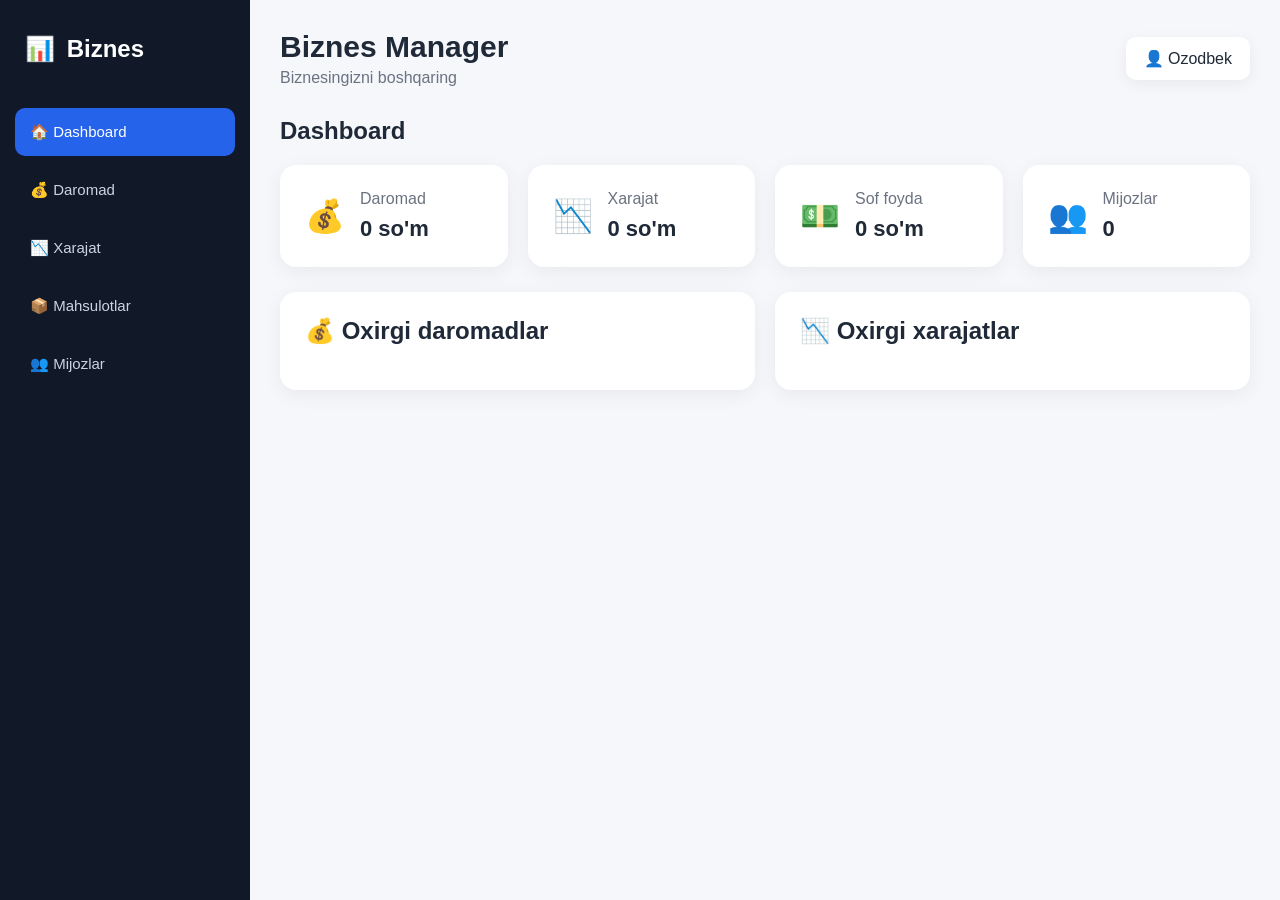
<file: index.html>
<!DOCTYPE html>
<html lang="uz">

<head>
    <meta charset="UTF-8">
    <meta name="viewport" content="width=device-width, initial-scale=1.0">

    <title>Biznes Manager</title>

    <link rel="stylesheet" href="biznes.css">
</head>

<body>

    <!-- SIDEBAR -->

    <aside class="sidebar">

        <div class="logo">
            📊 <span>Biznes</span>
        </div>

        <nav>

            <button class="menu-btn active" onclick="showPage('dashboard', this)">
                🏠 Dashboard
            </button>

            <button class="menu-btn" onclick="showPage('incomePage', this)">
                💰 Daromad
            </button>

            <button class="menu-btn" onclick="showPage('expensePage', this)">
                📉 Xarajat
            </button>

            <button class="menu-btn" onclick="showPage('productPage', this)">
                📦 Mahsulotlar
            </button>

            <button class="menu-btn" onclick="showPage('clientPage', this)">
                👥 Mijozlar
            </button>

        </nav>

    </aside>


    <!-- MAIN -->

    <main class="main">

        <!-- TOP -->

        <header class="topbar">

            <div>
                <h1>Biznes Manager</h1>
                <p>Biznesingizni boshqaring</p>
            </div>

            <div class="user">
                👤 Ozodbek
            </div>

        </header>


        <!-- DASHBOARD -->

        <section id="dashboard" class="page active-page">

            <h2>Dashboard</h2>

            <div class="cards">

                <div class="card income-card">
                    <span>💰</span>
                    <div>
                        <p>Daromad</p>
                        <h3 id="income">0 so'm</h3>
                    </div>
                </div>


                <div class="card expense-card">
                    <span>📉</span>
                    <div>
                        <p>Xarajat</p>
                        <h3 id="expense">0 so'm</h3>
                    </div>
                </div>


                <div class="card profit-card">
                    <span>💵</span>
                    <div>
                        <p>Sof foyda</p>
                        <h3 id="profit">0 so'm</h3>
                    </div>
                </div>


                <div class="card">
                    <span>👥</span>
                    <div>
                        <p>Mijozlar</p>
                        <h3 id="clientCount">0</h3>
                    </div>
                </div>

            </div>


            <div class="dashboard-grid">

                <div class="box">

                    <h2>💰 Oxirgi daromadlar</h2>

                    <ul id="dashboardIncomeList"></ul>

                </div>


                <div class="box">

                    <h2>📉 Oxirgi xarajatlar</h2>

                    <ul id="dashboardExpenseList"></ul>

                </div>

            </div>

        </section>


        <!-- DAROMAD -->

        <section id="incomePage" class="page">

            <h2>💰 Daromadlar</h2>

            <div class="box">

                <input
                    type="text"
                    id="incomeName"
                    placeholder="Daromad nomi"
                >

                <input
                    type="number"
                    id="incomeAmount"
                    placeholder="Summa"
                >

                <button onclick="addIncome()">
                    + Daromad qo'shish
                </button>

            </div>


            <div class="box">

                <h2>Daromadlar ro'yxati</h2>

                <ul id="incomeList"></ul>

            </div>

        </section>


        <!-- XARAJAT -->

        <section id="expensePage" class="page">

            <h2>📉 Xarajatlar</h2>

            <div class="box">

                <input
                    type="text"
                    id="expenseName"
                    placeholder="Xarajat nomi"
                >

                <input
                    type="number"
                    id="expenseAmount"
                    placeholder="Summa"
                >

                <button onclick="addExpense()">
                    + Xarajat qo'shish
                </button>

            </div>


            <div class="box">

                <h2>Xarajatlar ro'yxati</h2>

                <ul id="expenseList"></ul>

            </div>

        </section>


        <!-- MAHSULOT -->

        <section id="productPage" class="page">

            <h2>📦 Mahsulotlar</h2>

            <div class="box">

                <input
                    type="text"
                    id="productName"
                    placeholder="Mahsulot nomi"
                >

                <input
                    type="number"
                    id="productPrice"
                    placeholder="Narxi"
                >

                <input
                    type="number"
                    id="productCount"
                    placeholder="Soni"
                >

                <button onclick="addProduct()">
                    + Mahsulot qo'shish
                </button>

            </div>


            <div class="box">

                <h2>Mahsulotlar ro'yxati</h2>

                <ul id="productList"></ul>

            </div>

        </section>


        <!-- MIJOZ -->

        <section id="clientPage" class="page">

            <h2>👥 Mijozlar</h2>

            <div class="box">

                <input
                    type="text"
                    id="clientName"
                    placeholder="Mijoz ismi"
                >

                <input
                    type="text"
                    id="clientPhone"
                    placeholder="Telefon raqami"
                >

                <button onclick="addClient()">
                    + Mijoz qo'shish
                </button>

            </div>


            <div class="box">

                <h2>Mijozlar ro'yxati</h2>

                <ul id="clientList"></ul>

            </div>

        </section>

    </main>


    <script src="script.js"></script>

</body>
</html>
</file>
<file: biznes.css>
* {
    margin: 0;
    padding: 0;
    box-sizing: border-box;
}

body {
    font-family: Arial, sans-serif;
    background: #f5f7fb;
    color: #1f2937;
}


/* SIDEBAR */

.sidebar {
    position: fixed;
    left: 0;
    top: 0;

    width: 250px;
    height: 100vh;

    background: #111827;
    color: white;

    padding: 25px 15px;
}

.logo {
    font-size: 24px;
    font-weight: bold;

    padding: 10px;
    margin-bottom: 35px;
}

.logo span {
    margin-left: 5px;
}


nav {
    display: flex;
    flex-direction: column;
    gap: 10px;
}


.menu-btn {
    border: none;
    background: transparent;

    color: #cbd5e1;

    padding: 15px;
    border-radius: 10px;

    text-align: left;

    font-size: 15px;

    cursor: pointer;
}


.menu-btn:hover,
.menu-btn.active {
    background: #2563eb;
    color: white;
}


/* MAIN */

.main {
    margin-left: 250px;
    padding: 30px;
}


/* TOPBAR */

.topbar {
    display: flex;
    justify-content: space-between;
    align-items: center;

    margin-bottom: 30px;
}

.topbar h1 {
    font-size: 30px;
}

.topbar p {
    color: #6b7280;
    margin-top: 5px;
}

.user {
    background: white;
    padding: 12px 18px;

    border-radius: 10px;

    box-shadow: 0 4px 15px rgba(0,0,0,.06);
}


/* PAGE */

.page {
    display: none;
}

.active-page {
    display: block;
}

.page > h2 {
    margin-bottom: 20px;
}


/* CARDS */

.cards {
    display: grid;

    grid-template-columns:
        repeat(4, 1fr);

    gap: 20px;

    margin-bottom: 25px;
}


.card {
    background: white;

    padding: 25px;

    border-radius: 16px;

    display: flex;
    align-items: center;

    gap: 15px;

    box-shadow:
        0 5px 20px rgba(0,0,0,.06);
}

.card > span {
    font-size: 32px;
}

.card p {
    color: #6b7280;
    margin-bottom: 8px;
}

.card h3 {
    font-size: 22px;
}


/* DASHBOARD GRID */

.dashboard-grid {
    display: grid;

    grid-template-columns: 1fr 1fr;

    gap: 20px;
}


/* BOX */

.box {
    background: white;

    padding: 25px;

    border-radius: 16px;

    margin-bottom: 20px;

    box-shadow:
        0 5px 20px rgba(0,0,0,.06);
}

.box h2 {
    margin-bottom: 20px;
}


/* INPUT */

input {
    width: 100%;

    padding: 14px;

    border: 1px solid #e5e7eb;

    border-radius: 9px;

    margin-bottom: 12px;

    font-size: 15px;
}

input:focus {
    outline: none;

    border-color: #2563eb;
}


/* BUTTON */

.box > button {
    width: 100%;

    padding: 14px;

    background: #2563eb;

    color: white;

    border: none;

    border-radius: 9px;

    font-size: 15px;

    cursor: pointer;
}

.box > button:hover {
    background: #1d4ed8;
}


/* LIST */

ul {
    list-style: none;
}

li {
    background: #f8fafc;

    padding: 15px;

    border-radius: 10px;

    margin-bottom: 10px;
}


/* DELETE */

.delete-btn {
    width: auto !important;

    padding: 7px 12px !important;

    margin-top: 8px;

    background: #ef4444 !important;

    color: white;

    border: none;

    border-radius: 6px;

    cursor: pointer;
}

.delete-btn:hover {
    background: #dc2626 !important;
}


/* MOBILE */

@media (max-width: 900px) {

    .cards {
        grid-template-columns:
            repeat(2, 1fr);
    }

    .dashboard-grid {
        grid-template-columns: 1fr;
    }
}


@media (max-width: 600px) {

    .sidebar {
        position: relative;

        width: 100%;

        height: auto;
    }

    nav {
        flex-direction: row;

        overflow-x: auto;
    }

    .menu-btn {
        white-space: nowrap;
    }

    .main {
        margin-left: 0;

        padding: 20px;
    }

    .cards {
        grid-template-columns: 1fr;
    }

    .topbar {
        align-items: flex-start;

        gap: 15px;

        flex-direction: column;
    }
}
</file>
